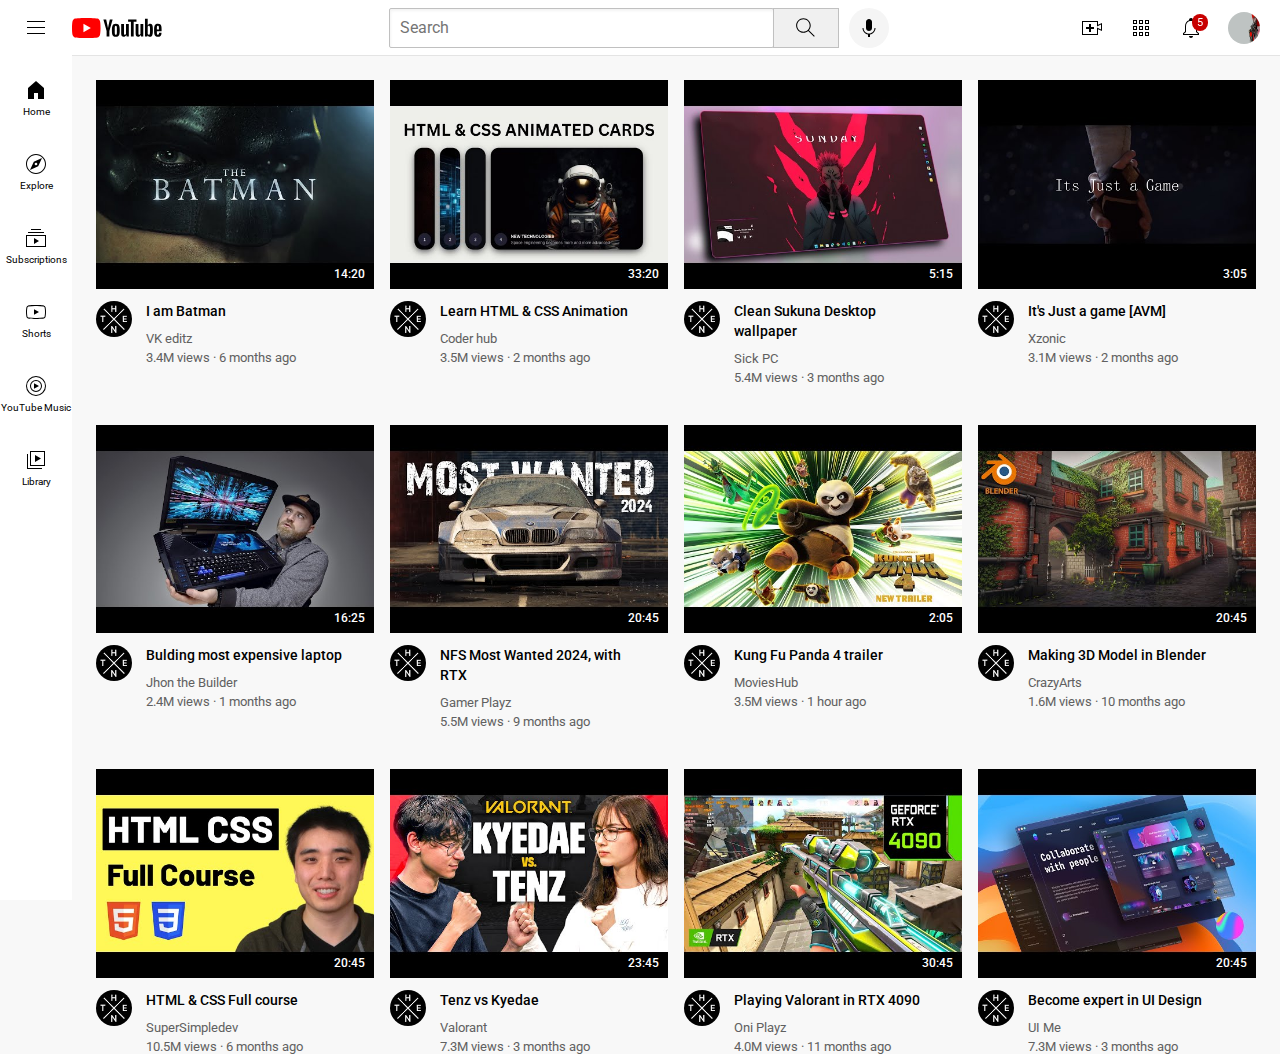
<file: index.html>
<!DOCTYPE html>
<html lang="en">
<head>
    <meta charset="UTF-8">
    <meta name="viewport" content="width=device-width, initial-scale=1.0">
    <title>YouTube</title>
    <link rel="stylesheet" type="text/css" href="YouTubeGeneral.css">
    <link rel="stylesheet" type="text/css" href="YouTubeHeader.css">
    <link rel="stylesheet" type="text/css" href="YouTubeSideBar.css">
    <link rel="stylesheet" type="text/css" href="YouTubeVedio.css">
    <link rel="preconnect" href="https://fonts.googleapis.com">
    <link rel="preconnect" href="https://fonts.gstatic.com" crossorigin>
    <link href="https://fonts.googleapis.com/css2?family=Roboto:wght@400;500;700&display=swap" rel="stylesheet">
</head>
<body>
    
    <header class="header">

        <div class="left-section">
            <img class="menu" src="Icon/hamburger-menu.svg" alt="">
            <img class="logo" src="Icon/youtube-logo.svg" alt="">
        </div>
        
        <div class="middle-section">
            <input class="serach" type="text" placeholder="Search">
            <button class="search-button">
                <img class="serach-icon" src="Icon/search.svg" alt="">
                <div class="tool-tip">Search</div>
            </button>
            <button class="voice-search-button">
                <img class="voice-search-icon" src="Icon/voice-search-icon.svg" alt="">
                <div class="tool-tip">Voice Search</div>
            </button>
        </div>
        
        <div class="right-section">
            <div class="upload-icon-container">
                <img class="upload-icon" src="Icon/upload.svg" alt="">
                <div class="tool-tip">Create</div>
            </div>
            <div class="youtube-apps-icon-container">
                <img class="youtube-apps-icon" src="Icon/youtube-apps.svg" alt="">
                <div class="tool-tip">More</div>
            </div>
            <div class="notification-icon-container">
            <img class="notifications-icon" src="Icon/notifications.svg" alt="">
            <div class="notifications-icon-count">
                5
            </div>
            <div class="tool-tip">Notifications</div>
            </div>
            <img class="umbrela-icon" src="ChannelPic/umbrela.jpg" alt="">
        </div>
        
    </header>

    <nav class="side-bar">
        <div class="sidebar-link">
            <img src="Icon/home.svg" alt="">
            <div>Home</div>
        </div>
        <div class="sidebar-link">
            <img src="Icon/explore.svg" alt="">
            <div>Explore</div>
        </div>
        <div class="sidebar-link">
            <img src="Icon/subscriptions.svg" alt="">
            <div>Subscriptions</div>
        </div>
        <div class="sidebar-link">
            <img src="Icon/originals.svg" alt="">
            <div>Shorts</div>
        </div>
        <div class="sidebar-link">
            <img src="Icon/youtube-music.svg" alt="">
            <div>YouTube Music</div>
        </div>
        <div class="sidebar-link">
            <img src="Icon/library.svg" alt="">
            <div>Library</div>
        </div>
    </nav>

    <main>
        <section class="vedio-grid">

            <div class="vedio-preview">
        
                <div class="thumbnail-row">
                    <img class="thumbnail" src="Thumbnail/batman.jpg">
                    <div class="vedio-time">
                        14:20
                    </div>
                </div>
        
                <div class="vedio-info-grid">
        
                 <div class="channel-pic">
                    <img id="profile-pic" src="Channels/chanel1.jpeg" >
                 </div>
        
                    <div class="vedio-info"> 
                        <p class="vedio-title">I am Batman</p>
                        <p class="vedio-creator">VK editz</p>
                        <p class="vedio-viewed">3.4M views &#183; 6 months ago</p>
                     </div>
        
                </div>
        
            </div>
        
            <div class="vedio-preview">
        
                <div class="thumbnail-row">
                    <img class="thumbnail" src="Thumbnail/htmlcssanimation.jpg">
                    <div class="vedio-time">
                        33:20
                    </div>
                </div>
        
                <div class="vedio-info-grid">
        
                 <div class="channel-pic">
                    <img id="profile-pic" src="Channels/chanel1.jpeg" >
                 </div>
        
                    <div class="vedio-info"> 
                        <p class="vedio-title">Learn HTML & CSS Animation</p>
                        <p class="vedio-creator">Coder hub</p>
                        <p class="vedio-viewed">3.5M views &#183; 2 months ago</p>
                     </div>
        
                </div>
        
            </div>
        
            <div class="vedio-preview">
        
                <div class="thumbnail-row">
                    <img class="thumbnail" src="Thumbnail/jjkdesktop.jpg">
                    <div class="vedio-time">
                        5:15
                    </div>
                </div>
        
                <div class="vedio-info-grid">
        
                 <div class="channel-pic">
                    <img id="profile-pic" src="Channels/chanel1.jpeg" >
                 </div>
        
                    <div class="vedio-info"> 
                        <p class="vedio-title">Clean Sukuna Desktop wallpaper</p>
                        <p class="vedio-creator">Sick PC</p>
                        <p class="vedio-viewed">5.4M views &#183; 3 months ago</p>
                     </div>
        
                </div>
        
            </div>
        
            <div class="vedio-preview">
        
                <div class="thumbnail-row">
                    <img class="thumbnail" src="Thumbnail/justagame.jpg">
                    <div class="vedio-time">
                        3:05
                    </div>
                </div>
        
                <div class="vedio-info-grid">
        
                 <div class="channel-pic">
                    <img id="profile-pic" src="Channels/chanel1.jpeg" >
                 </div>
        
                    <div class="vedio-info"> 
                        <p class="vedio-title">It's Just a game [AVM]</p>
                        <p class="vedio-creator">Xzonic</p>
                        <p class="vedio-viewed">3.1M views &#183; 2 months ago</p>
                     </div>
        
                </div>
        
            </div>
        
            <div class="vedio-preview">
        
                <div class="thumbnail-row">
                    <img class="thumbnail" src="Thumbnail/laptonbuild.jpg">
                    <div class="vedio-time">
                        16:25
                    </div>
                </div>
        
                <div class="vedio-info-grid">
        
                 <div class="channel-pic">
                    <img id="profile-pic" src="Channels/chanel1.jpeg" >
                 </div>
        
                    <div class="vedio-info"> 
                        <p class="vedio-title">Bulding most expensive laptop</p>
                        <p class="vedio-creator">Jhon the Builder</p>
                        <p class="vedio-viewed">2.4M views &#183; 1 months ago</p>
                     </div>
        
                </div>
        
            </div>
        
            <div class="vedio-preview">
        
                <div class="thumbnail-row">
                    <img class="thumbnail" src="Thumbnail/mostwanted.jpg">
                    <div class="vedio-time">
                        20:45
                    </div>
                </div>
        
                <div class="vedio-info-grid">
        
                 <div class="channel-pic">
                    <img id="profile-pic" src="Channels/chanel1.jpeg" >
                 </div>
        
                    <div class="vedio-info"> 
                        <p class="vedio-title">NFS Most Wanted 2024, with RTX</p>
                        <p class="vedio-creator">Gamer Playz</p>
                        <p class="vedio-viewed">5.5M views &#183; 9 months ago</p>
                     </div>
        
                </div>
        
            </div>
        
            <div class="vedio-preview">
        
                <div class="thumbnail-row">
                    <img class="thumbnail" src="Thumbnail/panda.jpg">
                    <div class="vedio-time">
                        2:05
                    </div>
                </div>
        
                <div class="vedio-info-grid">
        
                 <div class="channel-pic">
                    <img id="profile-pic" src="Channels/chanel1.jpeg" >
                 </div>
        
                    <div class="vedio-info"> 
                        <p class="vedio-title">Kung Fu Panda 4 trailer</p>
                        <p class="vedio-creator">MoviesHub</p>
                        <p class="vedio-viewed">3.5M views &#183; 1 hour ago</p>
                     </div>
        
                </div>
        
            </div>
        
            <div class="vedio-preview">
        
                <div class="thumbnail-row">
                    <img class="thumbnail" src="Thumbnail/styleinblender.jpg">
                    <div class="vedio-time">
                        20:45
                    </div>
                </div>
        
                <div class="vedio-info-grid">
        
                 <div class="channel-pic">
                    <img id="profile-pic" src="Channels/chanel1.jpeg" >
                 </div>
        
                    <div class="vedio-info"> 
                        <p class="vedio-title">Making 3D Model in Blender</p>
                        <p class="vedio-creator">CrazyArts</p>
                        <p class="vedio-viewed">1.6M views &#183; 10 months ago</p>
                     </div>
        
                </div>
        
            </div>
        
            <div class="vedio-preview">
        
                <div class="thumbnail-row">
                    <img class="thumbnail" src="Thumbnail/supersimpledev.jpg">
                    <div class="vedio-time">
                        20:45
                    </div>
                </div>
        
                <div class="vedio-info-grid">
        
                 <div class="channel-pic">
                    <img id="profile-pic" src="Channels/chanel1.jpeg" >
                 </div>
        
                    <div class="vedio-info"> 
                        <p class="vedio-title">HTML & CSS Full course</p>
                        <p class="vedio-creator">SuperSimpledev</p>
                        <p class="vedio-viewed">10.5M views &#183; 6 months ago</p>
                     </div>
        
                </div>
        
            </div>
        
            <div class="vedio-preview">
        
                <div class="thumbnail-row">
                    <img class="thumbnail" src="Thumbnail/tenzvskyde.jpg">
                    <div class="vedio-time">
                        23:45
                    </div>
                </div>
        
                <div class="vedio-info-grid">
        
                 <div class="channel-pic">
                    <img id="profile-pic" src="Channels/chanel1.jpeg" >
                 </div>
        
                    <div class="vedio-info"> 
                        <p class="vedio-title">Tenz vs Kyedae</p>
                        <p class="vedio-creator">Valorant</p>
                        <p class="vedio-viewed">7.3M views &#183; 3 months ago</p>
                     </div>
        
                </div>
        
            </div>
        
            <div class="vedio-preview">
        
                <div class="thumbnail-row">
                    <img class="thumbnail" src="Thumbnail/valorantRTX.jpg">
                    <div class="vedio-time">
                        30:45
                    </div>
                </div>
        
                <div class="vedio-info-grid">
        
                 <div class="channel-pic">
                    <img id="profile-pic" src="Channels/chanel1.jpeg" >
                 </div>
        
                    <div class="vedio-info"> 
                        <p class="vedio-title">Playing Valorant in RTX 4090</p>
                        <p class="vedio-creator">Oni Playz</p>
                        <p class="vedio-viewed">4.0M views &#183; 11 months ago</p>
                     </div>
        
                </div>
        
            </div>
        
            <div class="vedio-preview">
        
                <div class="thumbnail-row">
                    <img class="thumbnail" src="Thumbnail/websitedesign.jpg">
                    <div class="vedio-time">
                        20:45
                    </div>
                </div>
        
                <div class="vedio-info-grid">
        
                 <div class="channel-pic">
                    <img id="profile-pic" src="Channels/chanel1.jpeg" >
                 </div>
        
                    <div class="vedio-info"> 
                        <p class="vedio-title">Become expert in UI Design</p>
                        <p class="vedio-creator">UI Me</p>
                        <p class="vedio-viewed">7.3M views &#183; 3 months ago</p>
                     </div>
        
                </div>
        
            </div>
        
        </section>
    </main>
   


</body>
</html>
</file>
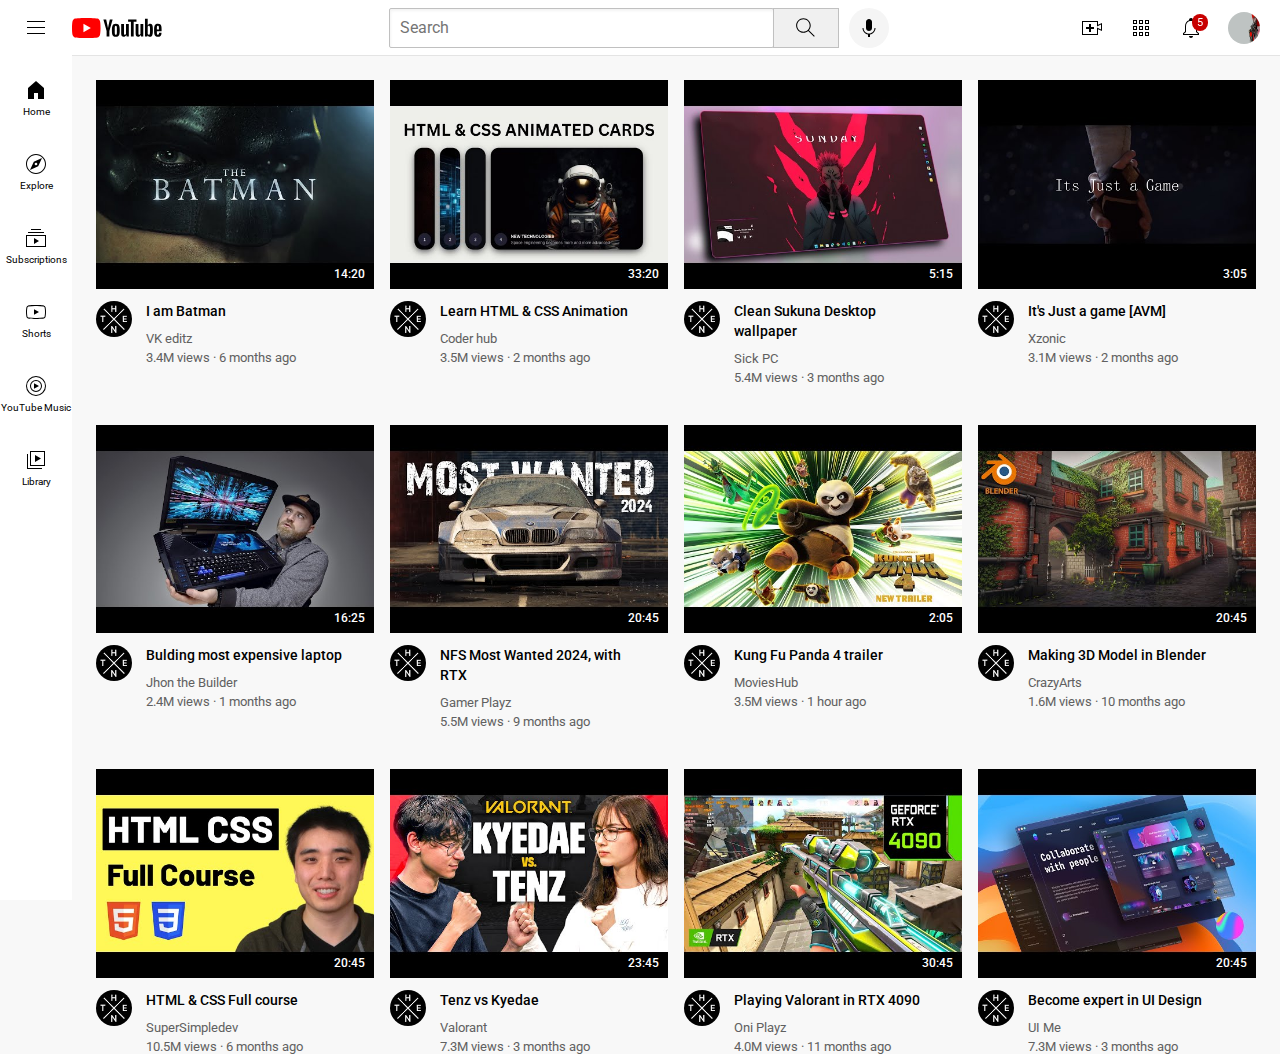
<file: YouTube.html>
<!DOCTYPE html>
<html lang="en">
<head>
    <meta charset="UTF-8">
    <meta name="viewport" content="width=device-width, initial-scale=1.0">
    <title>YouTube</title>
    <link rel="stylesheet" type="text/css" href="YouTubeGeneral.css">
    <link rel="stylesheet" type="text/css" href="YouTubeHeader.css">
    <link rel="stylesheet" type="text/css" href="YouTubeSideBar.css">
    <link rel="stylesheet" type="text/css" href="YouTubeVedio.css">
    <link rel="preconnect" href="https://fonts.googleapis.com">
    <link rel="preconnect" href="https://fonts.gstatic.com" crossorigin>
    <link href="https://fonts.googleapis.com/css2?family=Roboto:wght@400;500;700&display=swap" rel="stylesheet">
</head>
<body>
    
    <header class="header">

        <div class="left-section">
            <img class="menu" src="Icon/hamburger-menu.svg" alt="">
            <img class="logo" src="Icon/youtube-logo.svg" alt="">
        </div>
        
        <div class="middle-section">
            <input class="serach" type="text" placeholder="Search">
            <button class="search-button">
                <img class="serach-icon" src="Icon/search.svg" alt="">
                <div class="tool-tip">Search</div>
            </button>
            <button class="voice-search-button">
                <img class="voice-search-icon" src="Icon/voice-search-icon.svg" alt="">
                <div class="tool-tip">Voice Search</div>
            </button>
        </div>
        
        <div class="right-section">
            <div class="upload-icon-container">
                <img class="upload-icon" src="Icon/upload.svg" alt="">
                <div class="tool-tip">Create</div>
            </div>
            <div class="youtube-apps-icon-container">
                <img class="youtube-apps-icon" src="Icon/youtube-apps.svg" alt="">
                <div class="tool-tip">More</div>
            </div>
            <div class="notification-icon-container">
            <img class="notifications-icon" src="Icon/notifications.svg" alt="">
            <div class="notifications-icon-count">
                5
            </div>
            <div class="tool-tip">Notifications</div>
            </div>
            <img class="umbrela-icon" src="ChannelPic/umbrela.jpg" alt="">
        </div>
        
    </header>

    <nav class="side-bar">
        <div class="sidebar-link">
            <img src="Icon/home.svg" alt="">
            <div>Home</div>
        </div>
        <div class="sidebar-link">
            <img src="Icon/explore.svg" alt="">
            <div>Explore</div>
        </div>
        <div class="sidebar-link">
            <img src="Icon/subscriptions.svg" alt="">
            <div>Subscriptions</div>
        </div>
        <div class="sidebar-link">
            <img src="Icon/originals.svg" alt="">
            <div>Shorts</div>
        </div>
        <div class="sidebar-link">
            <img src="Icon/youtube-music.svg" alt="">
            <div>YouTube Music</div>
        </div>
        <div class="sidebar-link">
            <img src="Icon/library.svg" alt="">
            <div>Library</div>
        </div>
    </nav>

    <main>
        <section class="vedio-grid">

            <div class="vedio-preview">
        
                <div class="thumbnail-row">
                    <img class="thumbnail" src="Thumbnail/batman.jpg">
                    <div class="vedio-time">
                        14:20
                    </div>
                </div>
        
                <div class="vedio-info-grid">
        
                 <div class="channel-pic">
                    <img id="profile-pic" src="Channels/chanel1.jpeg" >
                 </div>
        
                    <div class="vedio-info"> 
                        <p class="vedio-title">I am Batman</p>
                        <p class="vedio-creator">VK editz</p>
                        <p class="vedio-viewed">3.4M views &#183; 6 months ago</p>
                     </div>
        
                </div>
        
            </div>
        
            <div class="vedio-preview">
        
                <div class="thumbnail-row">
                    <img class="thumbnail" src="Thumbnail/htmlcssanimation.jpg">
                    <div class="vedio-time">
                        33:20
                    </div>
                </div>
        
                <div class="vedio-info-grid">
        
                 <div class="channel-pic">
                    <img id="profile-pic" src="Channels/chanel1.jpeg" >
                 </div>
        
                    <div class="vedio-info"> 
                        <p class="vedio-title">Learn HTML & CSS Animation</p>
                        <p class="vedio-creator">Coder hub</p>
                        <p class="vedio-viewed">3.5M views &#183; 2 months ago</p>
                     </div>
        
                </div>
        
            </div>
        
            <div class="vedio-preview">
        
                <div class="thumbnail-row">
                    <img class="thumbnail" src="Thumbnail/jjkdesktop.jpg">
                    <div class="vedio-time">
                        5:15
                    </div>
                </div>
        
                <div class="vedio-info-grid">
        
                 <div class="channel-pic">
                    <img id="profile-pic" src="Channels/chanel1.jpeg" >
                 </div>
        
                    <div class="vedio-info"> 
                        <p class="vedio-title">Clean Sukuna Desktop wallpaper</p>
                        <p class="vedio-creator">Sick PC</p>
                        <p class="vedio-viewed">5.4M views &#183; 3 months ago</p>
                     </div>
        
                </div>
        
            </div>
        
            <div class="vedio-preview">
        
                <div class="thumbnail-row">
                    <img class="thumbnail" src="Thumbnail/justagame.jpg">
                    <div class="vedio-time">
                        3:05
                    </div>
                </div>
        
                <div class="vedio-info-grid">
        
                 <div class="channel-pic">
                    <img id="profile-pic" src="Channels/chanel1.jpeg" >
                 </div>
        
                    <div class="vedio-info"> 
                        <p class="vedio-title">It's Just a game [AVM]</p>
                        <p class="vedio-creator">Xzonic</p>
                        <p class="vedio-viewed">3.1M views &#183; 2 months ago</p>
                     </div>
        
                </div>
        
            </div>
        
            <div class="vedio-preview">
        
                <div class="thumbnail-row">
                    <img class="thumbnail" src="Thumbnail/laptonbuild.jpg">
                    <div class="vedio-time">
                        16:25
                    </div>
                </div>
        
                <div class="vedio-info-grid">
        
                 <div class="channel-pic">
                    <img id="profile-pic" src="Channels/chanel1.jpeg" >
                 </div>
        
                    <div class="vedio-info"> 
                        <p class="vedio-title">Bulding most expensive laptop</p>
                        <p class="vedio-creator">Jhon the Builder</p>
                        <p class="vedio-viewed">2.4M views &#183; 1 months ago</p>
                     </div>
        
                </div>
        
            </div>
        
            <div class="vedio-preview">
        
                <div class="thumbnail-row">
                    <img class="thumbnail" src="Thumbnail/mostwanted.jpg">
                    <div class="vedio-time">
                        20:45
                    </div>
                </div>
        
                <div class="vedio-info-grid">
        
                 <div class="channel-pic">
                    <img id="profile-pic" src="Channels/chanel1.jpeg" >
                 </div>
        
                    <div class="vedio-info"> 
                        <p class="vedio-title">NFS Most Wanted 2024, with RTX</p>
                        <p class="vedio-creator">Gamer Playz</p>
                        <p class="vedio-viewed">5.5M views &#183; 9 months ago</p>
                     </div>
        
                </div>
        
            </div>
        
            <div class="vedio-preview">
        
                <div class="thumbnail-row">
                    <img class="thumbnail" src="Thumbnail/panda.jpg">
                    <div class="vedio-time">
                        2:05
                    </div>
                </div>
        
                <div class="vedio-info-grid">
        
                 <div class="channel-pic">
                    <img id="profile-pic" src="Channels/chanel1.jpeg" >
                 </div>
        
                    <div class="vedio-info"> 
                        <p class="vedio-title">Kung Fu Panda 4 trailer</p>
                        <p class="vedio-creator">MoviesHub</p>
                        <p class="vedio-viewed">3.5M views &#183; 1 hour ago</p>
                     </div>
        
                </div>
        
            </div>
        
            <div class="vedio-preview">
        
                <div class="thumbnail-row">
                    <img class="thumbnail" src="Thumbnail/styleinblender.jpg">
                    <div class="vedio-time">
                        20:45
                    </div>
                </div>
        
                <div class="vedio-info-grid">
        
                 <div class="channel-pic">
                    <img id="profile-pic" src="Channels/chanel1.jpeg" >
                 </div>
        
                    <div class="vedio-info"> 
                        <p class="vedio-title">Making 3D Model in Blender</p>
                        <p class="vedio-creator">CrazyArts</p>
                        <p class="vedio-viewed">1.6M views &#183; 10 months ago</p>
                     </div>
        
                </div>
        
            </div>
        
            <div class="vedio-preview">
        
                <div class="thumbnail-row">
                    <img class="thumbnail" src="Thumbnail/supersimpledev.jpg">
                    <div class="vedio-time">
                        20:45
                    </div>
                </div>
        
                <div class="vedio-info-grid">
        
                 <div class="channel-pic">
                    <img id="profile-pic" src="Channels/chanel1.jpeg" >
                 </div>
        
                    <div class="vedio-info"> 
                        <p class="vedio-title">HTML & CSS Full course</p>
                        <p class="vedio-creator">SuperSimpledev</p>
                        <p class="vedio-viewed">10.5M views &#183; 6 months ago</p>
                     </div>
        
                </div>
        
            </div>
        
            <div class="vedio-preview">
        
                <div class="thumbnail-row">
                    <img class="thumbnail" src="Thumbnail/tenzvskyde.jpg">
                    <div class="vedio-time">
                        23:45
                    </div>
                </div>
        
                <div class="vedio-info-grid">
        
                 <div class="channel-pic">
                    <img id="profile-pic" src="Channels/chanel1.jpeg" >
                 </div>
        
                    <div class="vedio-info"> 
                        <p class="vedio-title">Tenz vs Kyedae</p>
                        <p class="vedio-creator">Valorant</p>
                        <p class="vedio-viewed">7.3M views &#183; 3 months ago</p>
                     </div>
        
                </div>
        
            </div>
        
            <div class="vedio-preview">
        
                <div class="thumbnail-row">
                    <img class="thumbnail" src="Thumbnail/valorantRTX.jpg">
                    <div class="vedio-time">
                        30:45
                    </div>
                </div>
        
                <div class="vedio-info-grid">
        
                 <div class="channel-pic">
                    <img id="profile-pic" src="Channels/chanel1.jpeg" >
                 </div>
        
                    <div class="vedio-info"> 
                        <p class="vedio-title">Playing Valorant in RTX 4090</p>
                        <p class="vedio-creator">Oni Playz</p>
                        <p class="vedio-viewed">4.0M views &#183; 11 months ago</p>
                     </div>
        
                </div>
        
            </div>
        
            <div class="vedio-preview">
        
                <div class="thumbnail-row">
                    <img class="thumbnail" src="Thumbnail/websitedesign.jpg">
                    <div class="vedio-time">
                        20:45
                    </div>
                </div>
        
                <div class="vedio-info-grid">
        
                 <div class="channel-pic">
                    <img id="profile-pic" src="Channels/chanel1.jpeg" >
                 </div>
        
                    <div class="vedio-info"> 
                        <p class="vedio-title">Become expert in UI Design</p>
                        <p class="vedio-creator">UI Me</p>
                        <p class="vedio-viewed">7.3M views &#183; 3 months ago</p>
                     </div>
        
                </div>
        
            </div>
        
        </section>
    </main>
   


</body>
</html>
</file>
<file: YouTubeGeneral.css>
body{
    margin: 0;
    padding-top: 80px;
    padding-left: 96px;
    padding-right: 24px;
    background-color: rgb(248,248,248);
    font-family: 'Roboto', sans-serif;
    /* color: red; */
}
P{
    /* font-family: 'Roboto', sans-serif; */
    margin-top: 0;
    margin-bottom: 0;
}
</file>
<file: YouTubeHeader.css>
.header{
    height: 55px;
    display: flex;
    flex-direction: row;
    justify-content: space-between;
    position: fixed;
    top: 0;
    left: 0;
    right: 0;
    background-color: white;
    border-bottom-width: 1px;
    border-bottom-style: solid;
    border-bottom-color: rgb(228,228,228);
    z-index: 100;
}
.left-section{
    align-items: center;
    display: flex;
}
.menu{
    height: 24px;
    margin-left: 24px;
    margin-right: 24px;
}
.logo{
    height: 20px;
}
.middle-section{
    display: flex;
    align-items: center;
    flex: 1;
    margin-left: 70px;
    margin-right: 35px;
    max-width: 500px;
}
.serach{
    flex: 1;
    height: 36px;
    padding-left: 10px;
    font-size: 16px;
    /* border-width: 1px;
    border-style: solid;
    border-color: rgb(192,192,192); */
    border: 1px solid rgb(192,192,192);
    border-radius: 2px;
    box-shadow: inset 1px 2px 3px rgba(0,0,0,0.05);
    width: 0;
}
.serach::placeholder{
    font-family: 'Roboto', sans-serif;
    font-size: 16px;
}
.search-button{
    height: 40px;
    width: 66px;
    background-color: rgb(240, 240, 240);
    border-width: 1px;
    border-style: solid;
    border-color: rgb(192,192,192);
    margin-left: -1px;
    margin-right: 10px;
    position: relative;
}
.search-button,
.voice-search-button,
.upload-icon-container,
.youtube-apps-icon-container,
.notification-icon-container{
    display: flex;
    justify-content: center;
    align-items: center;
    position: relative
}
.search-button .tool-tip,
.voice-search-button .tool-tip,
.upload-icon-container .tool-tip,
.youtube-apps-icon-container .tool-tip,
.notification-icon-container .tool-tip {
    position: absolute;
    background-color: gray;
    color: white;
    padding-top: 4px;
    padding-bottom: 4px;
    padding-left: 8px;
    padding-right: 8px;
    border-radius: 2px;
    font-size: 12px;
    bottom: -30px;
    opacity: 0;
    transition: opacity 0.15s;
    pointer-events: none;
    white-space: nowrap;
    /* font-family: 'Roboto', sans-serif; */
}
.search-button:hover .tool-tip,
.voice-search-button:hover .tool-tip,
.upload-icon-container:hover .tool-tip,
.youtube-apps-icon-container:hover .tool-tip,
.notification-icon-container:hover .tool-tip{
    opacity: 1;
}
.serach-icon{
    height: 25px;
}

.voice-search-button{
    height: 40px;
    width: 40px;
    border-radius: 20px;
    border: none;
    background-color: rgb(245,245,245);
}
.voice-search-icon{
    height: 24px;  
}
.right-section{
    width: 180px;
    display: flex;
    align-items: center;
    justify-content: space-between;
    margin-right: 20px;
    flex-shrink: 0;
}
.upload-icon{
    height: 24px;
}
.youtube-apps-icon{
    height: 24px;
}
.notifications-icon{
    height: 24px;
}
.notification-icon-container{
    position: relative;
}
.notifications-icon-count{
    position: absolute;
    top: -2px;
    right: -5px;
    background-color: rgb(200, 0, 0);
    color: white;
    font-family: 'Roboto', sans-serif;
    font-size: 11px;
    padding-left: 5px;
    padding-right: 5px;
    padding-bottom: 2px;
    padding-top: 2px;
    border-radius: 10px;
}
.umbrela-icon{
    height: 32px;
    width: 32px;
    border-radius: 16px;
}
</file>
<file: YouTubeSideBar.css>
.side-bar{
    position: fixed;
    left: 0;
    bottom: 0;
    top: 55px;
    background-color: white;
    width: 72px;
    z-index: 200;
    padding-top: 5px;
}
.sidebar-link{
    height: 74px;
    display: flex;
    justify-content: center;
    align-items: center;
    flex-direction: column;
    cursor: pointer;
}
.sidebar-link:hover{
    background-color: rgb(235,235,235);
}
.sidebar-link img{
    height: 24px;
    margin-bottom: 4px;
}
.sidebar-link div{
    /* font-family: 'Roboto', sans-serif; */
    font-size: 10px;
}
</file>
<file: YouTubeVedio.css>
.thumbnail{
    width: 100%;
}
.vedio-title{
    margin-top: 0;
    margin-bottom: 10px;
    font-size: 14px;
    font-weight: 500;
    line-height: 20px;
}
.vedio-creator,
.vedio-viewed {
    font-size: 13px;
    color: rgb(96, 96, 96);
}
.vedio-creator{
    margin-bottom: 4px;
}
.vedio-grid{
    display: grid;
    grid-template-columns: 1fr 1fr 1fr;
    column-gap: 16px;
    row-gap: 40px;
    /* font-family: 'Roboto', sans-serif; */
    /* text-decoration: underline;
    border: 2px solid red;  inheritance*/
}

.vedio-info-grid{
    display: grid;
    grid-template-columns: 50px 1fr ;
}

.channel-pic{
    display: inline-block;
    width: 50px;
    vertical-align: top;
}
.thumbnail-row{
    margin-bottom: 8px;
    position: relative;
}
.vedio-time{
    /* font-family: 'Roboto', sans-serif; */
    font-size: 12px;
    font-weight: 500;
    background-color: black;
    color: white;
    /* padding-left: 2px;
    padding-right: 2px;
    padding-top: 4px;
    padding-bottom: 4px; */
    padding: 4px;
    border-radius: 2px;
    position: absolute;
    bottom: 8px;
    right: 5px;
}
.vedio-info{
    display: inline-block;
    width: 200px;
}
#profile-pic{
    width: 36px;
    border-radius: 20px;
}
@media (max-width: 750px) {
    .vedio-grid{
        grid-template-columns: 1fr 1fr;
    }
}
@media (min-width: 751px) and (max-width:999px){
    .vedio-grid{
        grid-template-columns: 1fr 1fr 1fr;
    }
}
@media (min-width: 1000px) {
    .vedio-grid{
        grid-template-columns: 1fr 1fr 1fr 1fr;
    }
}
</file>
